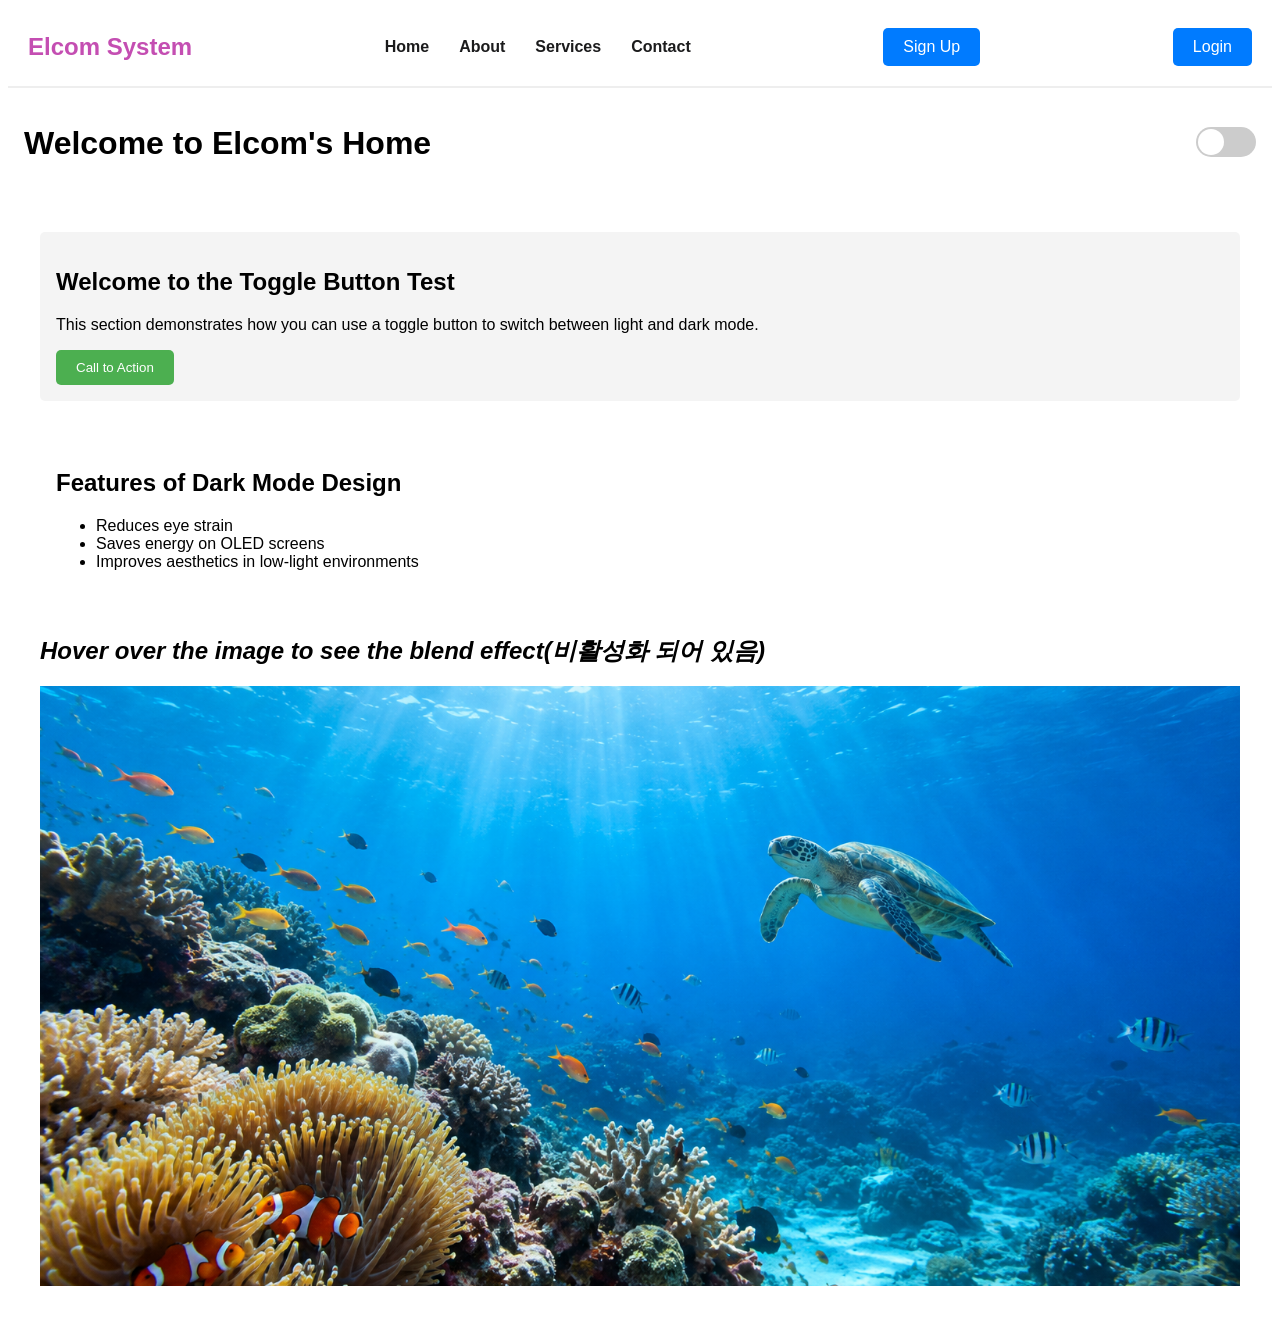
<file: HomePage/index.html>
<!DOCTYPE html>
<html lang="en">
<head>
  <meta charset="UTF-8">
  <meta name="viewport" content="width=device-width, initial-scale=1.0">
  <title>Elcom's Home</title>
  <link rel="stylesheet" href="index.css" />
</head>
<body>
  <nav>
      <div class="logo">Elcom System</div>
      <div class="nav-links">
        <a href="../index.html">Home</a>
        <a href="#">About</a>
        <a href="test.html">Services</a>
        <a href="contact.html">Contact</a>
      </div>
      <button class="nav-button"
        onclick="location.href='signup.html'">Sign Up</button>
      <button class="nav-button"
        onclick="location.href='login.html'">Login</button>
  </nav>
  <header>
    <h1>Welcome to Elcom's Home</h1>
    <div class="theme-toggle">
      <input type="checkbox" id="dark-mode-toggle">
      <label for="dark-mode-toggle" class="toggle-label">
        <span class="toggle-button"></span>
      </label>
    </div>
  </header>

  <main>
    <section>
      <h2>Welcome to the Toggle Button Test</h2>
        <p>
          This section demonstrates how you can use a toggle button to switch between light and dark mode.
        </p>
        <button class="cta-button" id="cta-button">Call to Action</button>
    </section>
    <section>
      <h2>Features of Dark Mode Design</h2>
        <ul>
          <li>Reduces eye strain</li>
          <li>Saves energy on OLED screens</li>
          <li>Improves aesthetics in low-light environments</li>
        </ul>
    </section>  

    <h2><i>Hover over the image to see the blend effect(비활성화 되어 있음)</i></h2>
    <div class="hover-blend">
      <img src="underthesea.jpg" alt="Teaoh 2 year old" class="background"/>
      <img src="family.jpg" alt="Fireworks" class="overlay" />
    </div>

  </main>
  <script src="toggle-button.js"></script>
</body>
</html>
</file>
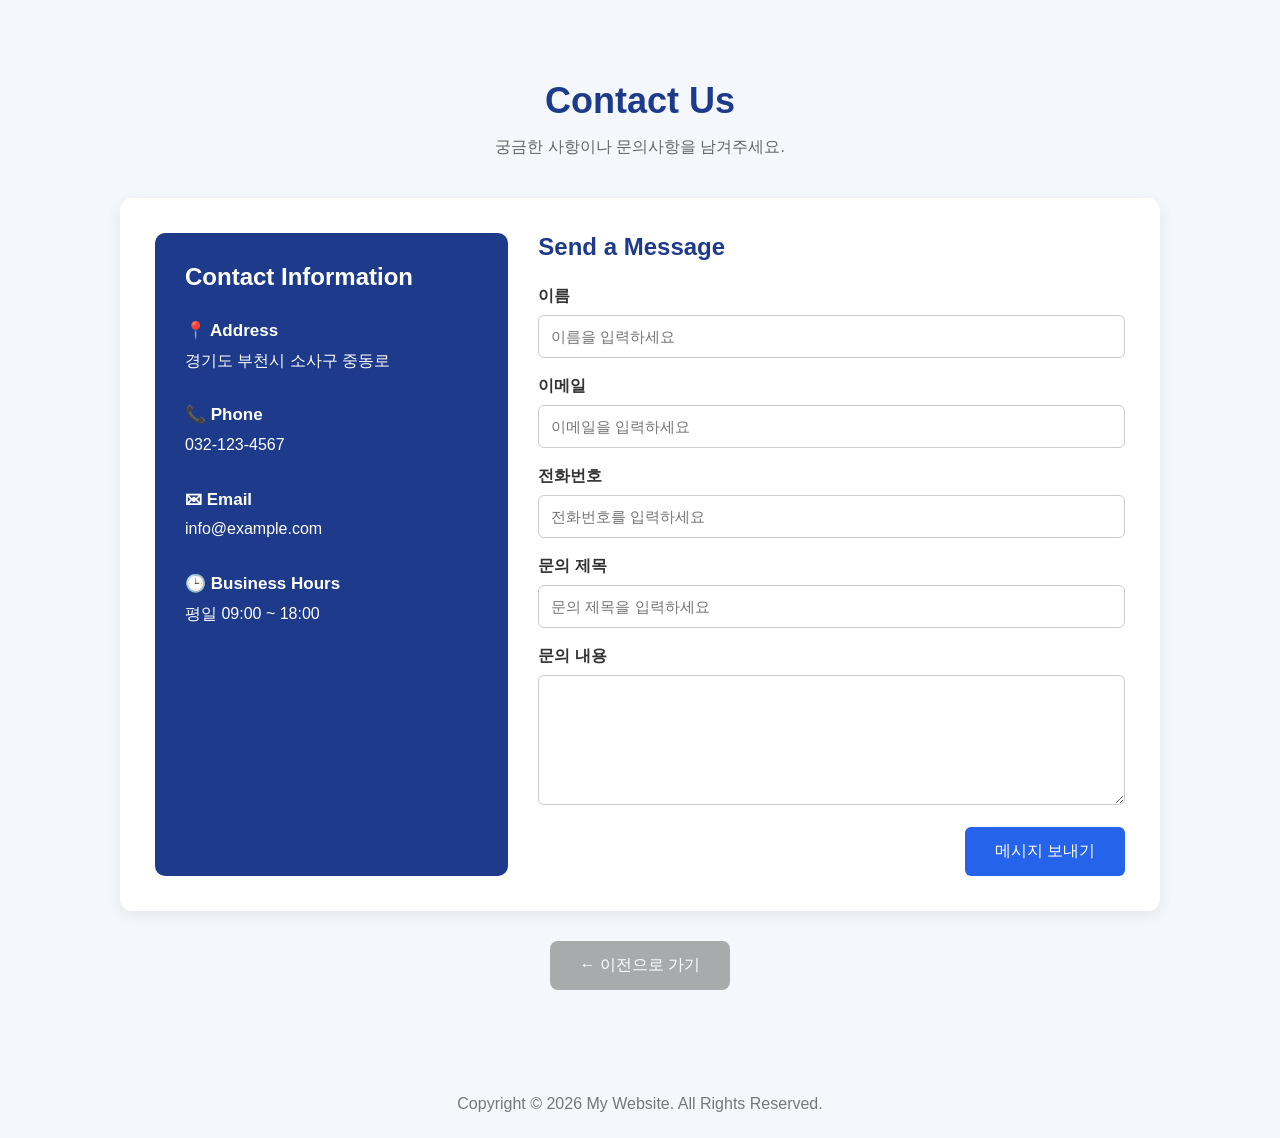
<file: HomePage/contact.html>
<!DOCTYPE html>
<html lang="ko">
<head>
  <meta charset="UTF-8">
  <meta name="viewport" content="width=device-width, initial-scale=1.0">
  <title>Contact Us</title>
  <link rel="stylesheet" href="contact.css" />
</head>

<body>
  <div class="contact-container">
    <div class="contact-header">
      <h1>Contact Us</h1>
      <p>궁금한 사항이나 문의사항을 남겨주세요.</p>
    </div>

    <div class="contact-content">
      <!-- 연락처 정보 -->
      <div class="contact-info">
        <h2>Contact Information</h2>
        <div class="info-item">
          <strong>📍 Address</strong> 경기도 부천시 소사구 중동로 
        </div>
        <div class="info-item">
          <strong>📞 Phone</strong> 032-123-4567
        </div>
        <div class="info-item">
          <strong>✉ Email</strong> info@example.com
        </div>
        <div class="info-item">
          <strong>🕒 Business Hours</strong> 평일 09:00 ~ 18:00
        </div>
      </div>
      
      <!-- 문의 양식 -->
      <div class="contact-form">
        <h2>Send a Message</h2>
        <form action="#" method="post">
          <div class="form-group">
            <label for="name">이름</label>
            <input type="text" id="name" name="name" placeholder="이름을 입력하세요" required>
          </div>
          
          <div class="form-group">
            <label for="email">이메일</label>
            <input type="email" id="email" name="email" placeholder="이메일을 입력하세요" required>
          </div>
        
          <div class="form-group">
            <label for="phone">전화번호</label>
            <input type="tel" id="phone" name="phone" placeholder="전화번호를 입력하세요">
          </div>
        
          <div class="form-group">
            <label for="subject">문의 제목</label>
            <input type="text" id="subject" name="subject" placeholder="문의 제목을 입력하세요" required>
          </div>
        
          <div class="form-group">
            <label for="message">문의 내용</label>
            <textarea id="message" name="message" placeholder="문의 내용을 입력하세요" required>
            </textarea>
          </div>
            
          <button type="submit" class="submit-btn">메시지 보내기</button>
        </form>
      </div>
    </div>

    <!-- 이전으로 가기 버튼 -->
    <div class="back-button">
      <button type="button" onclick="history.back()"> ← 이전으로 가기</button>
    </div>
  </div>

  <footer>
    <p>Copyright © 2026 My Website. All Rights Reserved.</p>
  </footer>

</body>
</html>
</file>
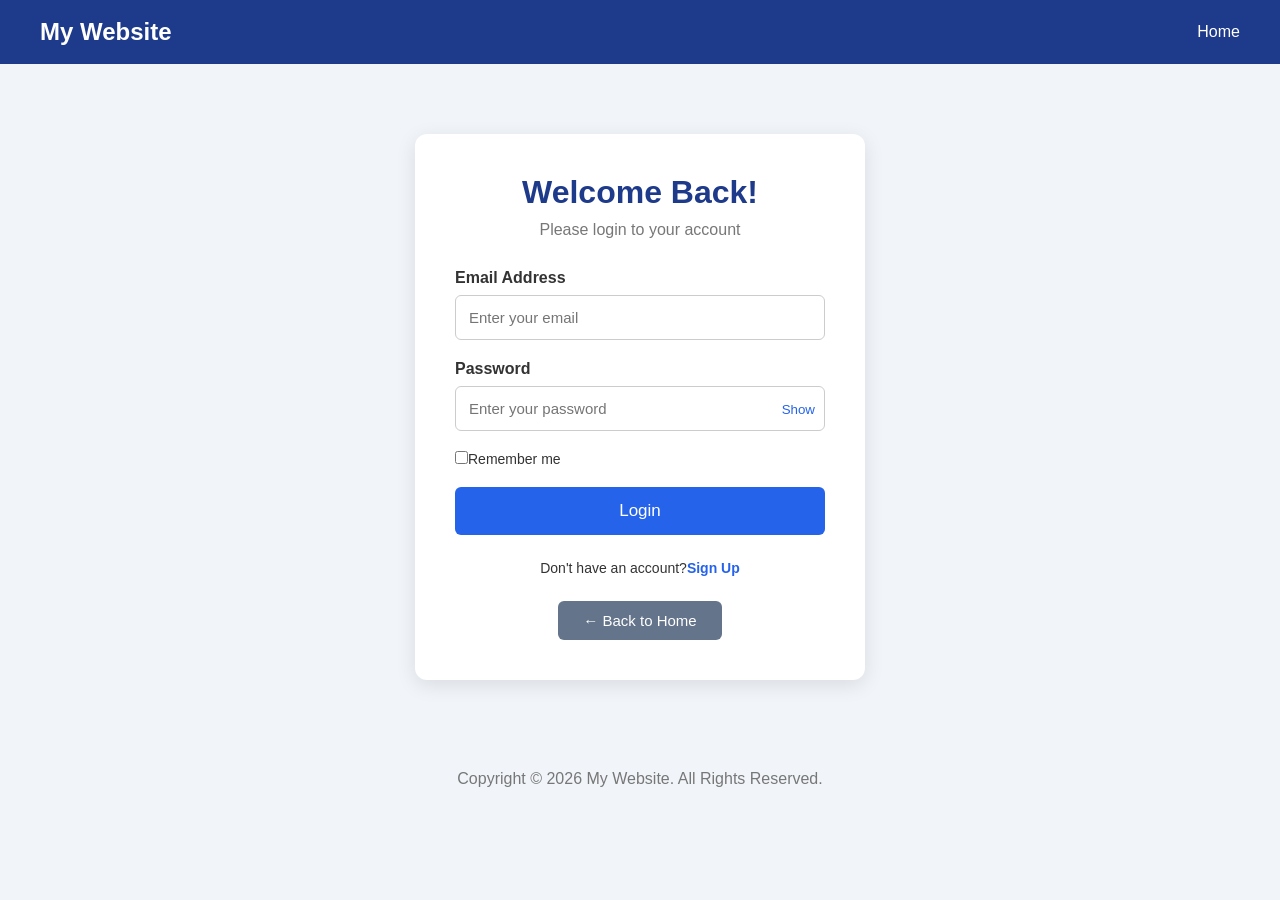
<file: HomePage/login.html>
<!DOCTYPE html>
<html lang="ko">
<head>
  <meta charset="UTF-8">
  <meta name="viewport" content="width=device-width, initial-scale=1.0">
  <title>Login - My Website</title>
  <link rel="stylesheet" href="login.css"/>
</head>

<body>
  <!-- Navigation -->
  <nav>
    <h2>My Website</h2>
    <a href="../index.html">Home</a>
  </nav>

  <!-- Login Form -->
  <div class="login-container">
    <h1>Welcome Back!</h1>
    <p class="subtitle">Please login to your account</p>

    <form id="loginForm">
      <div class="form-group">
        <label for="email">Email Address</label>
        <input type="email" id="email" placeholder="Enter your email" required>
      </div>

      <div class="form-group">
        <label for="password">Password</label>
        <div class="password-box">
          <input type="password" id="password" placeholder="Enter your password" required>
          <button type="button" class="show-password" onclick="togglePassword()">Show</button>
        </div>
      </div>

      <div class="remember">
        <label>
          <input type="checkbox" id="remember">Remember me</label>
      </div>

      <button type="submit" class="login-btn">Login</button>
    </form>

    <div class="signup-link">Don't have an account?<a href="signup.html">Sign Up</a>
    </div>

    <div class="back-button">
      <button onclick="location.href='../index.html'">← Back to Home</button>
    </div>

  </div>

  <footer>
    <p>Copyright © 2026 My Website. All Rights Reserved.</p>
  </footer>

  <!-- JavaScript -->
  <script>
    // 비밀번호 표시 / 숨기기
    function togglePassword() {
      const password = document.getElementById("password");
      const button = document.querySelector(".show-password");
        
      if (password.type === "password") {
        password.type = "text";
        button.textContent = "Hide";
      } else {
        password.type = "password";
        button.textContent = "Show";
      }
    }

    // 로그인 폼
    document.getElementById("loginForm")
            .addEventListener("submit", function(event) {
      event.preventDefault();
      const email = document.getElementById("email").value;
      const password = document.getElementById("password").value;
            
      if (email && password) {
        console.log("Email:", email);
        console.log("Password:", password);
        alert("Login form submitted!");
        // 실제 인증 기능은 서버와 연결해야 합니다.
      }
    });
    </script>

</body>
</html>
</file>
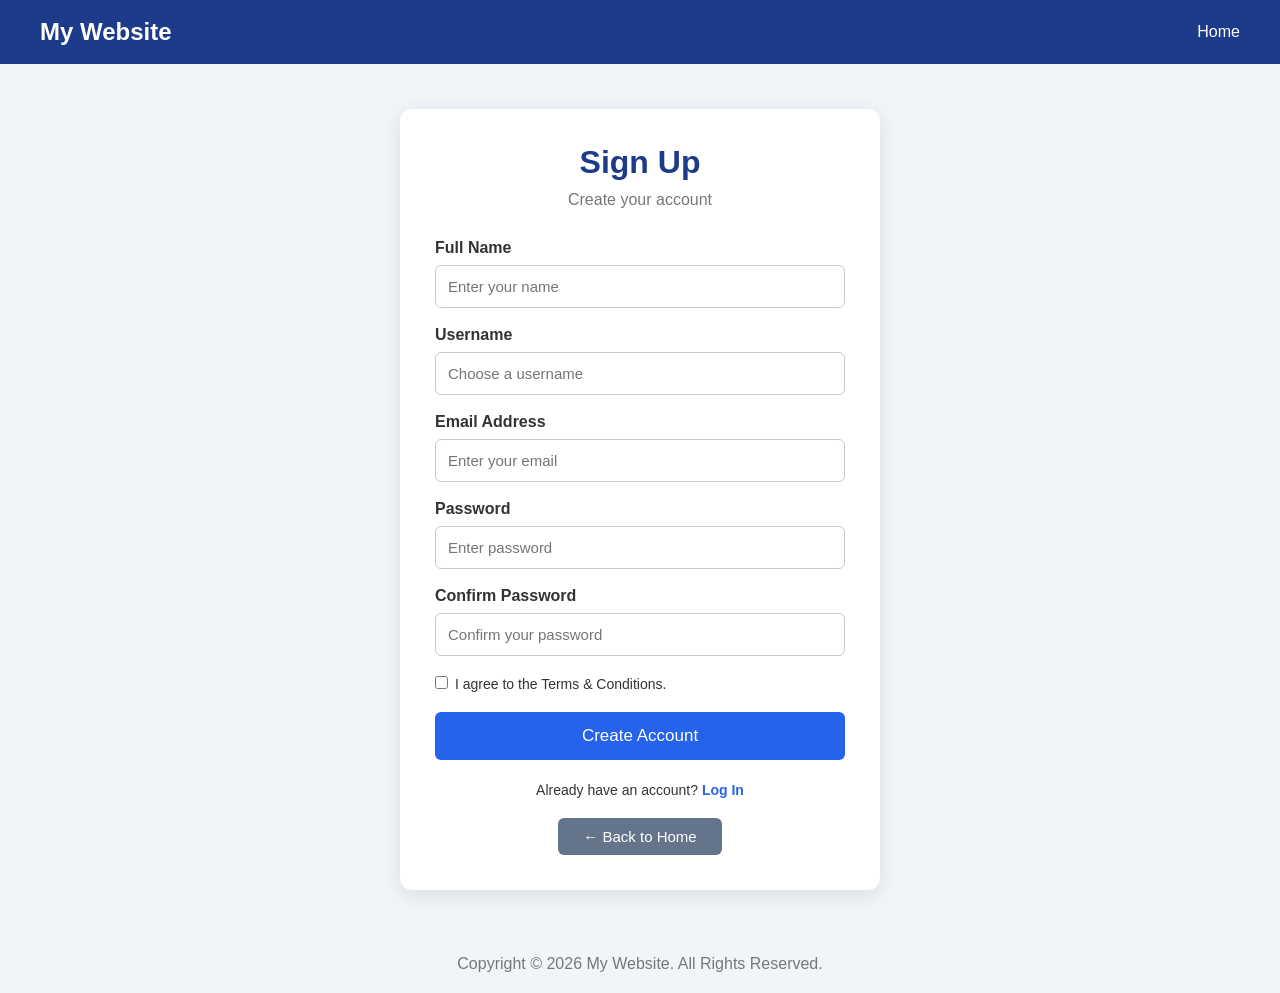
<file: HomePage/signup.html>
<!DOCTYPE html>
<html lang="ko">
<head>
    <meta charset="UTF-8">
    <meta name="viewport" content="width=device-width, initial-scale=1.0">
    <title>Sign Up - My Website</title>
    <link rel="stylesheet" href="signup.css"/>
</head>

<body>
  <!-- Navigation -->
  <nav>
    <h2>My Website</h2>
    <a href="../index.html">Home</a>
  </nav>

  <!-- Signup Form -->
  <div class="signup-container">
    <h1>Sign Up</h1>
    <p class="subtitle">Create your account</p>
    
    <form id="signupForm">
      <div class="form-group">
        <label for="name">Full Name</label>
        <input type="text" id="name" name="name" placeholder="Enter your name" required>
      </div>

      <div class="form-group">
        <label for="username">Username</label>
        <input type="text" id="username" name="username" placeholder="Choose a username" required>
      </div>

      <div class="form-group">
        <label for="email">Email Address</label>
        <input type="email" id="email" name="email" placeholder="Enter your email" required>
      </div>

      <div class="form-group">
        <label for="password">Password</label>
        <input type="password" id="password" name="password" placeholder="Enter password" minlength="8" required>
      </div>

      <div class="form-group">
        <label for="confirmPassword">Confirm Password</label>
        <input type="password" id="confirmPassword" name="confirmPassword" placeholder="Confirm your password" minlength="8" required>
      </div>

      <div class="terms">
        <label>
          <input type="checkbox" id="agree" required>I agree to the Terms & Conditions.
        </label>
      </div>

      <button type="submit" class="signup-btn">Create Account</button>
    </form>

    <div class="login-link">Already have an account? <a href="login.html">Log In</a>
    </div>

    <div class="back-button">
      <button type="button" onclick="location.href='../index.html'">← Back to Home</button>
    </div>

  </div>

  <footer>
    <p>Copyright © 2026 My Website. All Rights Reserved.</p>
  </footer>

  <!-- JavaScript -->
  <script>
    const signupForm = document.getElementById("signupForm");

    signupForm.addEventListener("submit", function(event) {
      event.preventDefault();
      const password = document.getElementById("password").value;
      const confirmPassword = document.getElementById("confirmPassword").value;

      if (password !== confirmPassword) {
         alert("Passwords do not match!");
         return;
      }
        alert("Signup form completed successfully!");
        signupForm.reset();
    });
  </script>

</body>
</html>
</file>
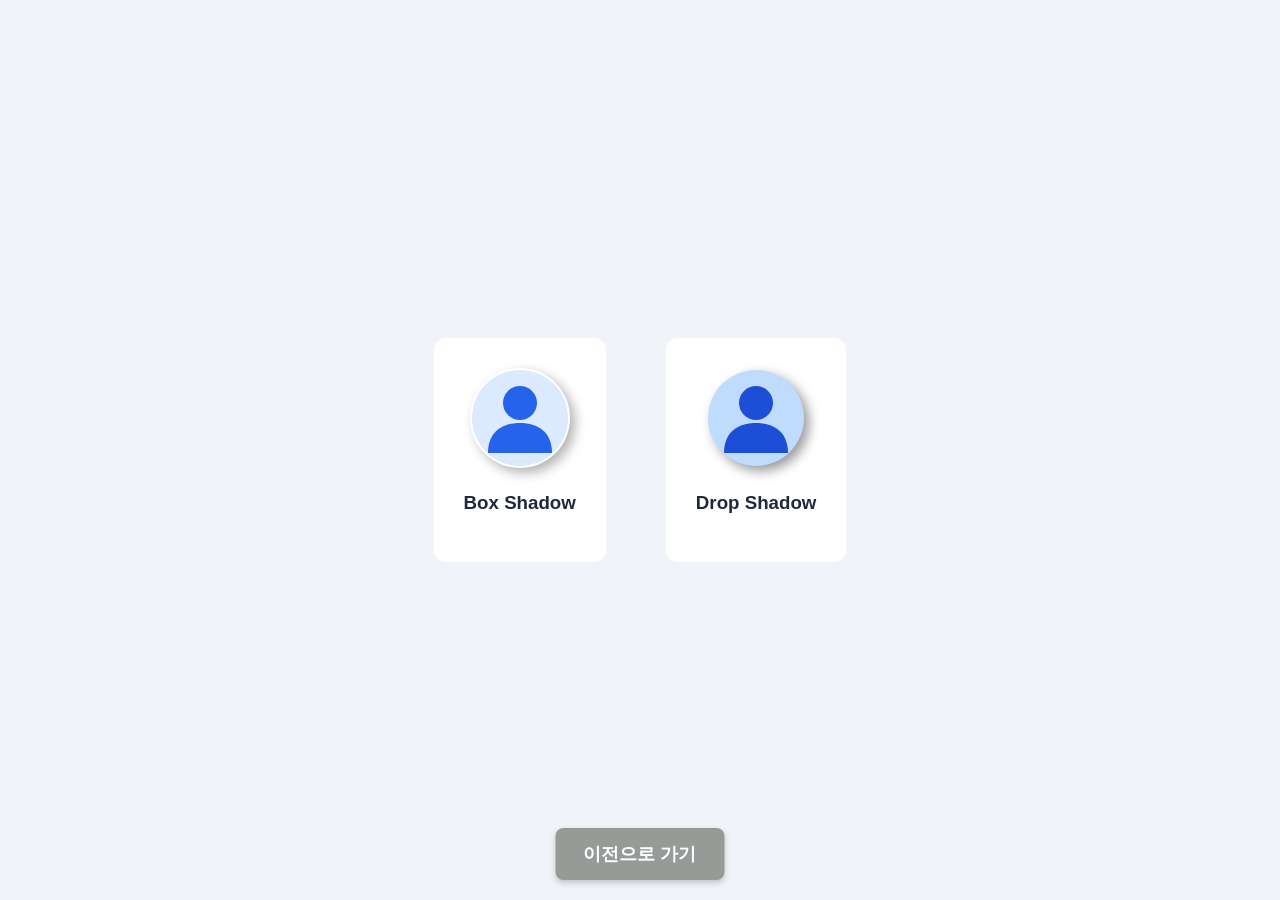
<file: HomePage/test.html>
<!DOCTYPE html>
<html lang="en">
<head>
    <meta charset="UTF-8">
    <meta name="viewport" content="width=device-width, initial-scale=1.0">
    <title>SVG User Icons with Shadows</title>

    <style>
        body {
            font-family: Arial, sans-serif;
            background-color: #f0f4f8;
            display: flex;
            justify-content: center;
            align-items: center;
            gap: 60px;
            min-height: 100vh;
            margin: 0;
        }

        .icon-container {
            text-align: center;
            padding: 30px;
            background-color: white;
            border-radius: 12px;
        }

        .user-icon {
            width: 100px;
            height: 100px;
            color: #2563eb;
        }

        /* First icon: Box shadow */
        .box-shadow-icon {
            box-shadow: 5px 5px 12px rgba(0, 0, 0, 0.3);
            border-radius: 50%;
        }

        /* Second icon: Drop shadow */
        .drop-shadow-icon {
            filter: drop-shadow(5px 5px 6px rgba(0, 0, 0, 0.4));
        }

        h3 {
            color: #1e293b;
            margin-top: 20px;
        }

        button {
            background-color: #969b98;
            color: white;
            font-size: 18px;
            padding: 14px 28px;
            border: none;
            border-radius: 8px;
            cursor: pointer;
            box-shadow: 0 3px 6px rgba(0, 0, 0, 0.2);
        }

        button:hover {
            background-color: #296bee;
        }
    </style>
</head>
<body>

    <!-- User icon with box-shadow -->
    <div class="icon-container">
        <svg class="user-icon box-shadow-icon"
             xmlns="http://www.w3.org/2000/svg"
             viewBox="0 0 100 100"
             role="img"
             aria-label="User icon with box shadow">

            <circle cx="50" cy="50" r="48" fill="#dbeafe"/>
            <circle cx="50" cy="35" r="17" fill="currentColor"/>
            <path d="M18 85 C18 64, 32 55, 50 55
                     C68 55, 82 64, 82 85 Z"
                  fill="currentColor"/>
        </svg>

        <h3>Box Shadow</h3>
    </div>

    <!-- User icon with drop-shadow -->
    <div class="icon-container">
        <svg class="user-icon drop-shadow-icon"
             xmlns="http://www.w3.org/2000/svg"
             viewBox="0 0 100 100"
             role="img"
             aria-label="User icon with drop shadow">

            <circle cx="50" cy="50" r="48" fill="#bfdbfe"/>
            <circle cx="50" cy="35" r="17" fill="#1d4ed8"/>
            <path d="M18 85 C18 64, 32 55, 50 55
                     C68 55, 82 64, 82 85 Z"
                  fill="#1d4ed8"/>
        </svg>

        <h3>Drop Shadow</h3>
    </div>

    <div style="position: fixed; bottom: 20px; left: 50%; transform: translateX(-50%);">
        <button onclick="history.back()"><b>이전으로 가기</b></button>
    </div>
</body>
</html>
</file>
<file: HomePage/index.css>
/* Light and Dark Mode Colors */
:root {
  --background-light: white;
  --text-light: black;
  --button-light: #4caf50;
  --button-text-light: white;

  --background-dark: #121212;
  --text-dark: #e0e0e0;
  --button-dark: #bb86fc;
  --button-text-dark: black;
}

body {
  background-color: var(--background-light);
  color: var(--text-light);
  font-family: Arial, sans-serif;
  transition: background-color 0.3s ease, color 0.3s ease;
}

body.dark-mode {
  background-color: var(--background-dark);
  color: var(--text-dark);
}

/* Navigation bar styling */
nav {
  display: flex;
  justify-content: space-between;
  align-items: center;
  padding: 20px;
  border-bottom: 2px solid #eee;
}

body.dark-mode nav {
  background-color: var(--background-dark);
  color: var(--text-dark);
}

/* Logo styling */
nav .logo {
  font-size: 24px;
  font-weight: bold;
  color: #c44eb2;
}
body.dark-mode nav .logo {
  color: #d0ef96;
}

/* Navigation links styling */
nav .nav-links {
  display: flex;
  gap: 30px;
}

nav .nav-links a {
  text-decoration: none;
  font-size: 16px;
  font-weight: bold;
  color: #1b1b1c;
  /*transition: background-color 3.3s ease;*/
}
nav .nav-links a:hover {
  color: #fa6c78;
}

body.dark-mode nav .nav-links a {
  color: #e3e3e0;
}

body.dark-mode nav .nav-links a:hover {
  color: #fa6c78;
}

/* Button styling */
nav .nav-button {
  padding: 10px 20px;
  background-color: #007bff;
  color: #fff;
  border: none;
  border-radius: 5px;
  font-size: 16px;
  cursor: pointer;
  transition: background-color 0.3s ease;
}

nav .nav-button:hover {
  background-color: #f14ecb;
}

/* Responsive design */
@media (max-width: 768px) {
  nav .nav-links {
    display: none; /* Hide links for small screens */
  }
}

/* header styling */
header {
  display: flex;
  justify-content: space-between;
  align-items: center;
  padding: 1em;
}

/* Toggle Switch Styling */
.theme-toggle {
  position: relative;
}

.theme-toggle input {
  display: none;
}

.toggle-label {
  width: 60px;
  height: 30px;
  background-color: #cccccc;
  border-radius: 30px;
  position: relative;
  display: inline-block;
  cursor: pointer;
  transition: background-color 0.3s ease;
}

.toggle-label .toggle-button {
  width: 26px;
  height: 26px;
  background-color: white;
  border-radius: 50%;
  position: absolute;
  top: 2px;
  left: 2px;
  transition: transform 0.3s ease;
}

input:checked + .toggle-label {
  background-color: #4caf50;
}

input:checked + .toggle-label .toggle-button {
  transform: translateX(30px);
}

main {
  padding: 2em;
}

/* Button Styling */
.cta-button {
  background-color: var(--button-light);
  color: var(--button-text-light);
  border: none;
  padding: 10px 20px;
  cursor: pointer;
  border-radius: 5px;
  transition: background-color 0.3s ease, color 0.3s ease;
}

body.dark-mode .cta-button {
  background-color: var(--button-dark);
  color: var(--button-text-dark);
}

/* Section Styling */
section {
  margin-bottom: 2em;
  padding: 1em;
  border-radius: 5px;
}

section:nth-child(odd) {
  background-color: #f4f4f4;
}

body.dark-mode section:nth-child(odd) {
  background-color: #2c2c2c;
}

/* Image Styling */
img {
   max-width: 100%;  
   height: auto;
}

.hover-blend {
  position: relative;
  max-width: 100%;  
  height: 600px;
}

.hover-blend .background,
.hover-blend .overlay {
  position: absolute;
  top: 0;
  left: 0;
  width: 100%;
  height: 100%;
  object-fit: cover;
  transition: all 0.3s ease;
}

.hover-blend .overlay {
  opacity: 0;
}

.hover-blend:hover .overlay {
  opacity: 1;
  /* mix-blend-mode: overlay; */ /* overlay 기능 활성화 */
}
</file>
<file: HomePage/contact.css>
* {
        margin: 0;
        padding: 0;
        box-sizing: border-box;
}

body {
  font-family: Arial, sans-serif;
  background-color: #f4f7fb;
  color: #333;
}

/* 전체 컨테이너 */
.contact-container {
  max-width: 1100px;
  margin: 50px auto;
  padding: 30px;
}

/* 제목 */
.contact-header {
  text-align: center;
  margin-bottom: 40px;
}

.contact-header h1 {
  font-size: 36px;
  color: #1e3a8a;
  margin-bottom: 15px;
}

.contact-header p {
  color: #666;
  font-size: 16px;
}

/* 콘텐츠 영역 */
.contact-content {
  display: flex;
  gap: 30px;
  background: white;
  padding: 35px;
  border-radius: 12px;
  box-shadow: 0 4px 15px rgba(0,0,0,0.08);
}

/* 왼쪽 연락처 정보 */
.contact-info {
  flex: 1;
  background: #1e3a8a;
  color: white;
  padding: 30px;
  border-radius: 10px;
}

.contact-info h2 {
  margin-bottom: 25px;
}

.info-item {
  margin-bottom: 25px;
  line-height: 1.8;
}

.info-item strong {
  display: block;
  font-size: 17px;
}

/* 오른쪽 문의 폼 */
.contact-form {
  flex: 2;
}

.contact-form h2 {
  margin-bottom: 25px;
  color: #1e3a8a;
}

.form-group {
  margin-bottom: 18px;
}

.form-group label {
  display: block;
  margin-bottom: 8px;
  font-weight: bold;
}

.form-group input,
.form-group textarea {
  width: 100%;
  padding: 12px;
  border: 1px solid #ccc;
  border-radius: 6px;
  font-size: 15px;
}

.form-group textarea {
  height: 130px;
  resize: vertical;
}

.form-group input:focus,
.form-group textarea:focus {
  outline: none;
  border-color: #2563eb;
  box-shadow: 0 0 5px rgba(37,99,235,0.3);
}

/* 전송 버튼 */
.submit-btn {
  display: block;
  margin-left: auto;

  background-color: #2563eb;
  color: white;
  padding: 14px 30px;
  border: none;
  border-radius: 6px;
  font-size: 16px;
  cursor: pointer;
  transition: 0.3s;
}

.submit-btn:hover {
  background-color: #1e3a8a;
}

/* 이전으로 가기 버튼 */
.back-button {
  text-align: center;
  margin-top: 30px;
}

.back-button button {
  background-color: #a8aaab;
  color: white;
  padding: 14px 30px;
  border: none;
  border-radius: 8px;
  font-size: 16px;
  cursor: pointer;
  transition: 0.3s;
}

.back-button button:hover {
  background-color: #1e69e3;
  transform: translateY(-2px);
}

/* 하단 */
footer {
  text-align: center;
  padding: 25px;
  color: #777;
}

/* 모바일 반응형 */
@media (max-width: 768px) {
  .contact-content {
    flex-direction: column;
    padding: 20px;
  }

  .contact-header h1 {
    font-size: 28px;
  }

  .contact-container {
    margin: 20px auto;
    padding: 15px;
  }
}
</file>
<file: HomePage/login.css>
* {
            margin: 0;
            padding: 0;
            box-sizing: border-box;
        }

        body {
            font-family: Arial, sans-serif;
            background: #f1f5f9;
            color: #333;
        }

        /* Navigation */
        nav {
            background: #1e3a8a;
            padding: 18px 40px;
            display: flex;
            justify-content: space-between;
            align-items: center;
        }

        nav h2 {
            color: white;
        }

        nav a {
            color: white;
            text-decoration: none;
        }

        nav a:hover {
            color: #bfdbfe;
        }

        /* Login Container */
        .login-container {
            max-width: 450px;
            margin: 70px auto;
            padding: 40px;
            background: white;
            border-radius: 12px;
            box-shadow: 0 5px 20px rgba(0,0,0,0.1);
        }

        .login-container h1 {
            text-align: center;
            color: #1e3a8a;
            margin-bottom: 10px;
        }

        .subtitle {
            text-align: center;
            color: #777;
            margin-bottom: 30px;
        }

        /* Form */
        .form-group {
            margin-bottom: 20px;
        }

        .form-group label {
            display: block;
            margin-bottom: 8px;
            font-weight: bold;
        }

        .form-group input {
            width: 100%;
            padding: 13px;
            border: 1px solid #ccc;
            border-radius: 6px;
            font-size: 15px;
        }

        .form-group input:focus {
            outline: none;
            border-color: #2563eb;
            box-shadow: 0 0 5px rgba(37,99,235,0.3);
        }

        /* Password */
        .password-box {
            position: relative;
        }

        .password-box input {
            padding-right: 65px;
        }

        .show-password {
            position: absolute;
            right: 10px;
            top: 50%;
            transform: translateY(-50%);
            border: none;
            background: none;
            color: #2563eb;
            cursor: pointer;
        }

        /* Remember Me */
        .remember {
            margin-bottom: 20px;
            font-size: 14px;
        }

        /* Login Button */
        .login-btn {
            width: 100%;
            padding: 14px;
            background: #2563eb;
            color: white;
            border: none;
            border-radius: 6px;
            font-size: 17px;
            cursor: pointer;
            transition: 0.3s;
        }

        .login-btn:hover {
            background: #1e3a8a;
        }

        /* Signup Link */
        .signup-link {
            text-align: center;
            margin-top: 25px;
            font-size: 14px;
        }

        .signup-link a {
            color: #2563eb;
            text-decoration: none;
            font-weight: bold;
        }

        /* Back Button */
        .back-button {
            text-align: center;
            margin-top: 25px;
        }

        .back-button button {
            padding: 11px 25px;
            background: #64748b;
            color: white;
            border: none;
            border-radius: 6px;
            font-size: 15px;
            cursor: pointer;
        }

        .back-button button:hover {
            background: #334155;
        }

        footer {
            text-align: center;
            padding: 20px;
            color: #777;
        }

        /* Responsive */
        @media (max-width: 600px) {
            .login-container {
                margin: 30px 15px;
                padding: 25px;
            }

            nav {
                padding: 15px 20px;
            }
        }
</file>
<file: HomePage/signup.css>
* {
  margin: 0;
  padding: 0;
  box-sizing: border-box;
}

body {
  font-family: Arial, sans-serif;
  background: #f1f5f9;
  color: #333;
}

/* Navigation */
nav {
  background: #1e3a8a;
  padding: 18px 40px;
  display: flex;         
  justify-content: space-between;
  align-items: center;
}

nav h2 {
  color: white;
}
        
nav a {
  color: white;
  text-decoration: none;
  font-size: 16px;
}

nav a:hover {
  color: #bfdbfe;
}

/* Signup Container */
.signup-container {
  width: 100%;
  max-width: 480px;
  margin: 45px auto;
  padding: 35px;
  background: white;
  border-radius: 12px;
  box-shadow: 0 5px 20px rgba(0,0,0,0.1);
}

.signup-container h1 {
  text-align: center;
  color: #1e3a8a;
  margin-bottom: 10px;
}

.signup-container .subtitle {
  text-align: center;
  color: #777;
  margin-bottom: 30px;
}

/* Form */
.form-group {
  margin-bottom: 18px;
}

.form-group label {
  display: block;
  margin-bottom: 8px;
  font-weight: bold;
}

.form-group input {
  width: 100%;
  padding: 12px;
  border: 1px solid #ccc;
  border-radius: 6px;
  font-size: 15px;
}

.form-group input:focus {
    outline: none;
    border-color: #2563eb;
    box-shadow: 0 0 5px rgba(37,99,235,0.3);
}

/* Terms */
.terms {
  margin: 20px 0;
  font-size: 14px;
}

.terms input {
  margin-right: 7px;
}

/* Signup Button */
.signup-btn {
  width: 100%;
  padding: 14px;
  background: #2563eb;
  color: white;
  border: none;
  border-radius: 6px;
  font-size: 17px;
  cursor: pointer;
  transition: 0.3s;
}

.signup-btn:hover {
  background: #1e3a8a;
}

/* Login Link */
.login-link {
  text-align: center;
  margin-top: 22px;
  font-size: 14px;
}

.login-link a {
  color: #2563eb;
  text-decoration: none;
  font-weight: bold;
}

/* Back Button */
.back-button {
  text-align: center;
  margin-top: 20px;
}

.back-button button {
  padding: 10px 25px;
  background: #64748b;
  color: white;
  border: none;
  border-radius: 6px;
  cursor: pointer;
  font-size: 15px;
}

.back-button button:hover {
  background: #334155;
}

footer {
  text-align: center;
  padding: 20px;
  color: #777;
}

/* Responsive */
@media (max-width: 600px) {
  nav {
    padding: 15px 20px;
  }

  .signup-container {
    margin: 25px 15px;
    padding: 25px;
    width: auto;
  }
}
</file>
